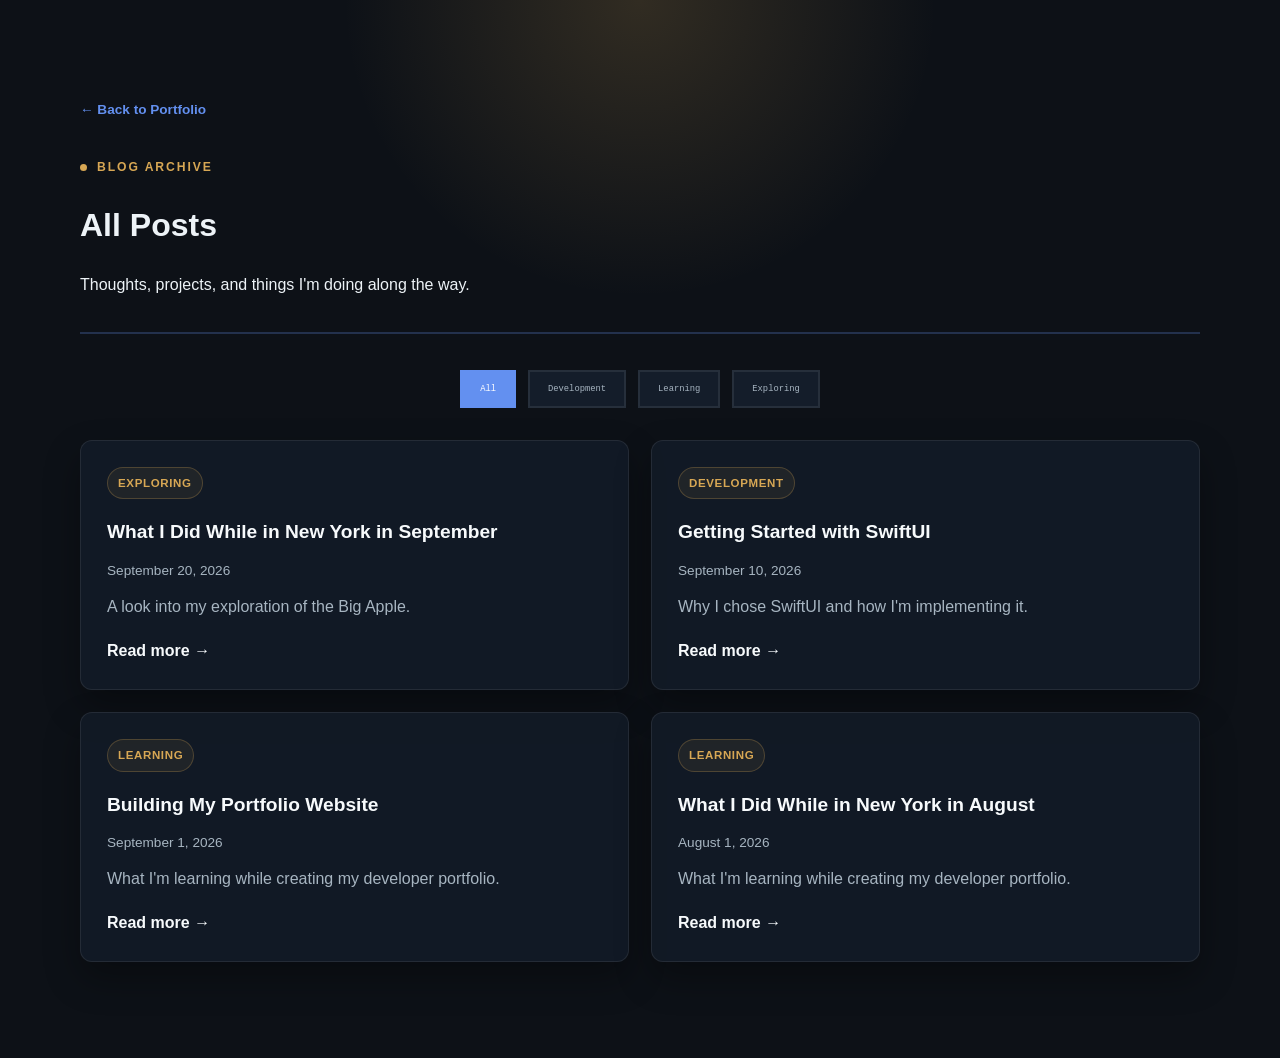
<file: blog/index.html>
<!DOCTYPE html>
<html lang="en">
<head>
    <meta charset="utf-8">
    <meta name="viewport" content="width=device-width, initial-scale=1">

    <title>Blog | Zeke Pulido</title>

    <link rel="stylesheet" href="../css/style.css">
</head>

<body>

    <main class="section">
        <div class="container">

            <a href="../index.html" class="blog-back">
                ← Back to Portfolio
            </a>

            <div class="section-heading">
                <p class="eyebrow">Blog Archive</p>
                <h1>All Posts</h1>
                <p>Thoughts, projects, and things I'm doing along the way.</p>
            </div>

            <div class="blog-filters">
                <button class="blog-filter active" data-category="all">All</button>
                <button class="blog-filter" data-category="Development">Development</button>
                <button class="blog-filter" data-category="Learning">Learning</button>
                <button class="blog-filter" data-category="Exploring">Exploring</button>
            </div>

            <div class="blog-container" id="blog-container">
            </div>

            <div class="blog-container" id="blog-container">
                <!-- All blog posts will be added here -->
            </div>

        </div>
    </main>
    <script type="module" src="../js/blog.js"></script>
</body>
</html>
</file>
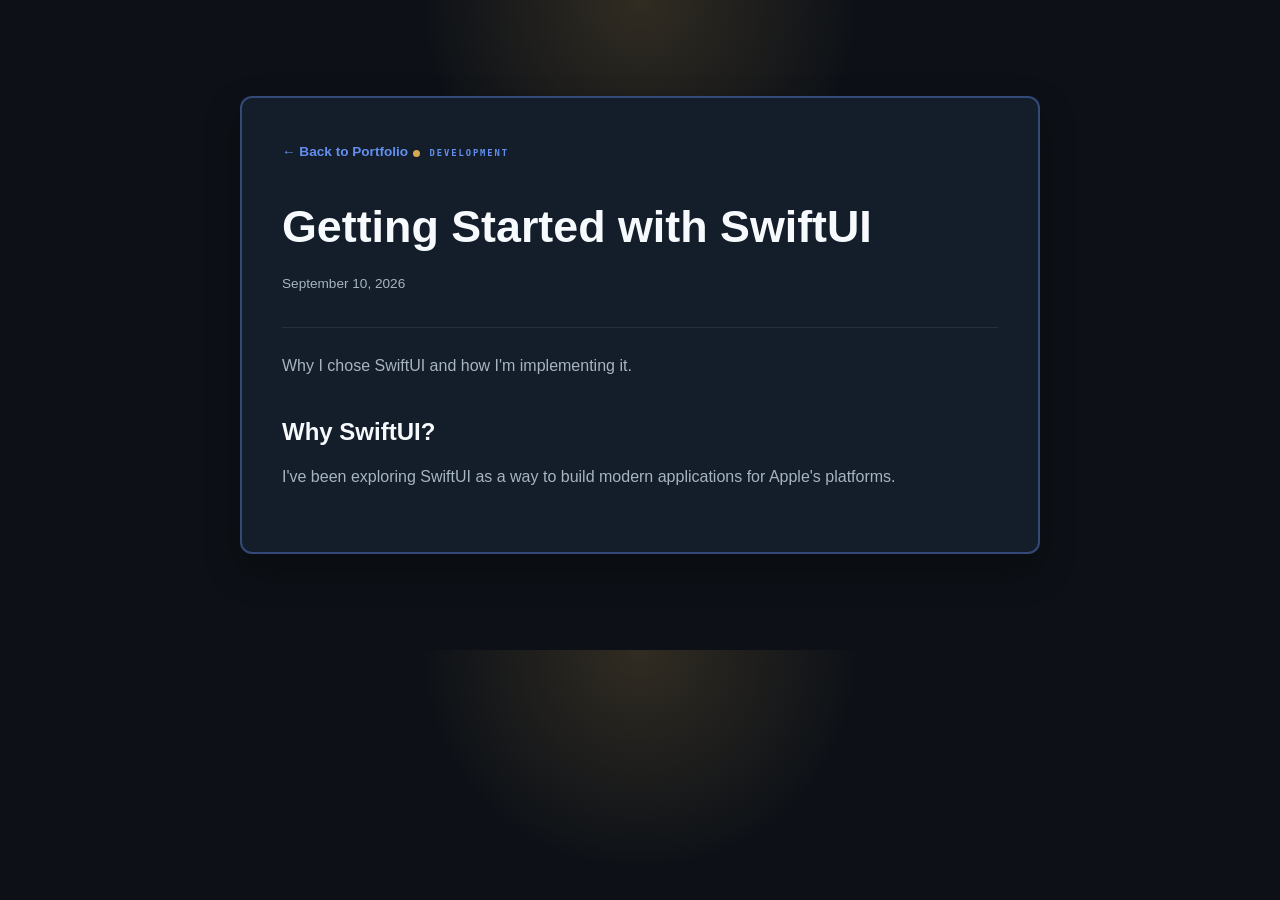
<file: blog/getting-started-with-swiftui.html>
<!DOCTYPE html>
<html lang="en">
<head>
    <meta charset="utf-8">
    <meta name="viewport" content="width=device-width, initial-scale=1">

    <title>Getting Started with SwiftUI | Zeke Pulido</title>

    <link rel="stylesheet" href="../css/style.css">
</head>

<body>
    <main class="section">
    <div class="container">
        <article class="blog-post">

            <a href="../index.html" class="blog-back">
                ← Back to Portfolio
            </a>

            <p class="eyebrow">Development</p>

            <h1>Getting Started with SwiftUI</h1>

            <p class="blog-date">September 10, 2026</p>

            <div class="blog-post-content">
                <p>
                    Why I chose SwiftUI and how I'm implementing it.
                </p>

                <h2>Why SwiftUI?</h2>

                <p>
                    I've been exploring SwiftUI as a way to build modern
                    applications for Apple's platforms.
                </p>
            </div>

        </article>
    </div>
</main>
</body>
</html>
</file>
<file: css/style.css>
:root {
    --bg: #0d1117;
    --bg-alt: #111a22;
    --surface: #141d2a;
    --surface-soft: #1a2431;
    --line: rgba(255, 255, 255, 0.08);
    --text: #edf3f7;
    --text-strong: #f7fafc;
    --muted: #a7b5c1;
    --accent: #d7a754;
    --accent-strong: #bf8f3d;
    --accent-soft: rgba(215, 167, 84, 0.12);
    --shadow: rgba(0, 0, 0, 0.32);
}

* {
    box-sizing: border-box;
}

html {
    scroll-behavior: smooth;
}

body {
    margin: 0;
    background: radial-gradient(circle at top, rgba(215, 167, 84, 0.18), transparent 24%), var(--bg);
    color: var(--text);
    font-family: "Inter", "Segoe UI", sans-serif;
    line-height: 1.6;
}

a {
    color: inherit;
    text-decoration: none;
}

img {
    display: block;
    max-width: 100%;
}

button {
    font: inherit;
}

.container {
    width: min(1120px, calc(100% - 32px));
    margin: 0 auto;
}

.section {
    padding: 96px 0;
}

.site-header {
    position: sticky;
    top: 0;
    z-index: 40;
    backdrop-filter: blur(12px);
    background: rgba(13, 17, 23, 0.8);
    border-bottom: 1px solid var(--line);
    box-shadow: 0 8px 24px rgba(0, 0, 0, 0.14);
}

.nav {
    display: flex;
    align-items: center;
    justify-content: space-between;
    gap: 20px;
    min-height: 76px;
}

.logo {
    position: relative;

    color: var(--accent);
    font-size: 1.05rem;
    letter-spacing: 0.08rem;
    font-weight: 800;
    font-family: "Press Start 2P", sans-serif;

    text-shadow: 0 0 18px rgba(215, 167, 84, 0.18);
}

.logo::before {
    content: "▶";
    margin-right: 8px;

    color: #6390F0;
    font-size: 0.7rem;
}

.nav-links {
    display: flex;
    align-items: center;
    gap: 12px;
    list-style: none;
    margin: 0;
    padding: 0;
}

.nav-links a {
    color: var(--muted);
    padding: 10px 14px;
    border: 1px solid transparent;
    border-radius: 6px;
    transition: 0.2s ease;

    font-family: "Press Start 2P", monospace;
    font-size: 0.55rem;
}

.nav-links a:hover {
    color: var(--text-strong);
    background: rgba(99, 144, 240, 0.1);
    border-color: rgba(99, 144, 240, 0.45);
}

.hero {
    position: relative;
    padding: 72px 0 88px;
    overflow: hidden;
}

.hero::before {
    content: "";
    position: absolute;
    inset: 12% 8% auto auto;
    width: 300px;
    height: 300px;
    background: radial-gradient(circle, rgba(215, 167, 84, 0.14), transparent 60%);
    border-radius: 50%;
}

.hero::after {
    content: "";
    position: absolute;
    inset: auto 0 0 0;
    height: 120px;
    background: linear-gradient(to top, rgba(13, 17, 23, 0.2), transparent);
    border-top: 1px solid var(--line);
}

.eyebrow {
    display: inline-block;
    margin: 0;
    color: var(--accent);
    font-size: 0.76rem;
    font-weight: 700;
    letter-spacing: 0.12rem;
    text-transform: uppercase;
}

.eyebrow::before {
    content: "";
    display: inline-block;
    width: 7px;
    height: 7px;
    margin-right: 10px;
    border-radius: 50%;
    background: var(--accent);
    vertical-align: middle;
}

.section-heading h2,
.page-header h1,
.contact-box h2,
.resume-card h2 {
    font-family: "Press Start 2P", sans-serif;
}

.contact-actions {
    display: flex;
    align-items: center;
    flex-wrap: wrap;
    gap: 12px;
    margin-top: 28px;
}

.button {
    display: inline-flex;
    align-items: center;
    justify-content: center;
    min-height: 48px;
    padding: 0 20px;
    border-radius: 12px;
    border: 1px solid transparent;
    font-weight: 700;
    transition: 0.2s ease;
}

.button.primary {
    background: linear-gradient(135deg, var(--accent), var(--accent-strong));
    color: #101418;
    box-shadow: 0 12px 28px rgba(215, 167, 84, 0.2);
}

.button.primary:hover {
    transform: translateY(-2px);
    box-shadow: 0 16px 32px rgba(215, 167, 84, 0.25);
}

.button.secondary {
    background: transparent;
    border-color: var(--line);
    color: var(--text-strong);
}

.button.secondary:hover {
    border-color: rgba(215, 167, 84, 0.5);
    background: rgba(215, 167, 84, 0.06);
}

.section-heading {
    margin-bottom: 36px;
    padding-bottom: 18px;
    border-bottom: 2px solid rgba(99, 144, 240, 0.25);
}

.section-heading h2 {
    position: relative;
    padding-left: 22px;
}

.section-heading h2::before {
    content: "▶";

    position: absolute;
    left: 0;
    top: 0;

    color: #6390F0;
    font-size: 0.65em;
}

.section-heading.centered {
    text-align: center;
}

.section-heading h2,
.contact-box h2,
.page-header h1 {
    margin: 0;
    color: var(--text-strong);
    font-size: clamp(1.5rem, 2vw, 2.5rem);
    line-height: 1.4;
}

.about-grid,
.resume-layout {
    display: grid;
    grid-template-columns: repeat(2, minmax(0, 1fr));
    gap: 22px;
}

.about-card,
.resume-card,
.blog-card,
.project-card {
    background: rgba(20, 29, 42, 0.78);
    border: 1px solid var(--line);
    border-radius: 12px;
    box-shadow: 0 16px 36px var(--shadow);
}

.about-card {
    padding: 30px;
}

.about-card p {
    margin-top: 0;
    color: var(--muted);
}

.about-card p + p {
    margin-top: 18px;
}

.accent-card {
    border-color: rgba(99, 144, 240, 0.35);
}

.accent-card h3 {
    margin-top: 0;
    color: var(--text-strong);
}

.skill-list {
    list-style: none;
    display: flex;
    flex-wrap: wrap;
    gap: 10px;
    padding: 0;
    margin: 18px 0 0;
}

.skill-list li {
    border: 1px solid rgba(215, 167, 84, 0.3);
    background: var(--accent-soft);
    color: var(--accent);
    border-radius: 999px;
    padding: 8px 12px;
    font-size: 0.8rem;
    font-weight: 600;
}

.project-filters {
    display: flex;
    flex-wrap: wrap;
    justify-content: center;
    gap: 10px;
    margin-bottom: 30px;
}

.filter-button {
    background: transparent;
    color: var(--muted);

    border: 1px solid var(--line);
    border-radius: 6px;

    padding: 9px 14px;

    cursor: pointer;

    font-family: "Press Start 2P", monospace;
    font-size: 0.5rem;

    transition: 0.2s ease;
}

.filter-button:hover,
.filter-button.active {
    background: rgba(99, 144, 240, 0.1);
    border-color: rgba(99, 144, 240, 0.6);
    color: var(--text-strong);
}

.projects-container {
    display: grid;
    grid-template-columns: repeat(3, minmax(0, 1fr));
    gap: 22px;
}

#projects-button {
    display: block;
    width: fit-content;
    margin: 20px auto 0;

    transition: transform 0.2s ease, box-shadow 0.2s ease;
}

#projects-button:hover {
    transform: translateY(-3px);
    box-shadow: 0 8px 20px rgba(99, 144, 240, 0.25);
}

#projects-button:active {
    transform: translateY(1px);
    box-shadow: 0 2px 8px rgba(99, 144, 240, 0.2);
}

#projects-button::before {
    content: "▶";

    margin-right: 8px;

    color: #6390F0;

    opacity: 0;
    transition: opacity 0.2s ease;
}

#projects-button:hover::before {
    opacity: 1;
}

.project-card {
    overflow: hidden;

    border-color: rgba(99, 144, 240, 0.25);

    transition:
        transform 0.2s ease,
        border-color 0.2s ease,
        box-shadow 0.2s ease;
}

.project-card:hover {
    transform: translateY(-4px);

    border-color: #6390F0;

    box-shadow:
        0 20px 40px rgba(0, 0, 0, 0.25),
        0 0 20px rgba(99, 144, 240, 0.08);
}

.project-card.hidden {
    display: none;
}

.project-image {
    width: 100%;
    height: 220px;

    object-fit: contain;

    border-bottom: 2px solid rgba(99, 144, 240, 0.35);

    image-rendering: auto;
}

.project-card:hover .project-image {
    filter: brightness(1.08);
}

.project-content {
    padding: 22px;
}

.project-card h3 {
    margin: 0;
    color: var(--text-strong);
    font-size: 1.2rem;
}

.project-card p {
    margin: 14px 0 0;
    color: var(--muted);
}

.project-tech {
    list-style: none;
    display: flex;
    flex-wrap: wrap;
    gap: 8px;
    padding: 0;
    margin: 18px 0;
}

.project-tech li {
    border-radius: 6px;

    border: 1px solid rgba(99, 144, 240, 0.4);
    background: rgba(99, 144, 240, 0.1);

    color: #6390F0;

    padding: 6px 10px;

    font-size: 0.7rem;
    font-weight: 700;
}

.project-role {
    color: var(--accent) !important;
    font-weight: 700;
}

.project-card a {
    display: inline-block;
    margin-top: 18px;

    color: #6390F0;
    font-weight: 700;

    transition: 0.2s ease;
}

.project-card a:hover {
    color: var(--text-strong);
    transform: translateX(4px);
}

.blog-container {
    display: grid;
    grid-template-columns: repeat(2, minmax(0, 1fr));
    gap: 22px;
}

.blog-card {
    padding: 26px;
}

.meta-tag {
    display: inline-flex;
    margin-bottom: 18px;
    background: rgba(215, 167, 84, 0.08);
    border: 1px solid rgba(215, 167, 84, 0.25);
    border-radius: 999px;
    color: var(--accent);
    padding: 6px 10px;
    font-size: 0.72rem;
    font-weight: 700;
    letter-spacing: 0.04rem;
    text-transform: uppercase;
}

.blog-card h3 {
    margin: 0;
    color: var(--text-strong);
    font-size: 1.2rem;
}

.blog-card p {
    margin: 12px 0 0;
    color: var(--muted);
}

.blog-card a {
    display: inline-block;
    margin-top: 18px;
    color: var(--text-strong);
    font-weight: 700;
    transition: 0.2s ease;
}

.blog-card a:hover {
    color: var(--accent);
    transform: translateX(4px);
}

.contact-section {
    padding-bottom: 110px;
}

.contact-box {
    position: relative;

    background:
        linear-gradient(
            135deg,
            rgba(99, 144, 240, 0.1),
            rgba(255, 255, 255, 0.02)
        );

    border: 2px solid rgba(99, 144, 240, 0.45);
    border-radius: 14px;

    padding: 42px 30px;

    text-align: center;

    box-shadow:
        0 16px 36px rgba(0, 0, 0, 0.25),
        inset 0 0 0 1px rgba(255, 255, 255, 0.04);
}

.contact-box h2 {
    position: relative;
    display: inline-block;
    padding-left: 24px;
}

.contact-box h2::before {
    content: "▶";

    position: absolute;
    left: 0;
    top: 0;

    color: #6390F0;
    font-size: 0.6em;
}

.contact-box p {
    max-width: 660px;
    margin: 16px auto 0;
    color: var(--muted);
}

.page-header {
    padding-top: 64px;
    padding-bottom: 30px;
}

.container.narrow {
    max-width: 760px;
}

.resume-layout {
    grid-template-columns: 1fr;
}

.resume-card {
    padding: 28px;
}

.resume-card h2 {
    margin: 0;
    font-size: 1.1rem;
    color: var(--text-strong);
}

.resume-card p {
    margin: 16px 0 0;
    color: var(--muted);
}

.resume-item {
    display: grid;
    gap: 10px;
}

.resume-item + .resume-item {
    margin-top: 22px;
}

.resume-item h3 {
    margin: 0;
    font-size: 1.1rem;
    color: var(--text-strong);
}

.resume-item ul {
    margin: 0;
    padding-left: 18px;
    color: var(--muted);
}

.resume-item li + li {
    margin-top: 8px;
}

.meta {
    color: var(--accent) !important;
    font-weight: 700;
}

.site-footer {
    border-top: 2px solid rgba(99, 144, 240, 0.25);

    padding: 26px 0 48px;

    color: var(--muted);

    text-align: center;

    font-size: 0.8rem;
}

.site-footer p::before {
    content: "◆";

    margin-right: 8px;

    color: #6390F0;
}

.blog-card.kanto {
    border-top: 4px solid #EE8130;
}

.blog-card.hoenn {
    border-top: 4px solid #6390F0;
}

.blog-card.kanto .meta-tag {
    background: rgba(238, 129, 48, 0.12);
    border-color: rgba(238, 129, 48, 0.4);
    color: #EE8130;
}

.blog-card.hoenn .meta-tag {
    background: rgba(99, 144, 240, 0.12);
    border-color: rgba(99, 144, 240, 0.4);
    color: #6390F0;
}

.trainer-card {
    max-width: 900px;
    margin: 0 auto;
    padding: 24px;
    background: var(--surface);
    border: 2px solid #6390F0;
    border-radius: 14px;
    box-shadow:
        0 12px 32px rgba(0, 0, 0, 0.3),
        inset 0 0 0 1px rgba(255, 255, 255, 0.05);
}

.skill-description {
    margin-top: 16px;
    padding: 14px 16px;

    background: rgba(99, 144, 240, 0.08);

    border: 1px solid rgba(99, 144, 240, 0.35);
    border-radius: 8px;

    color: var(--muted);
    font-size: 0.9rem;
}

.skill-description span {
    color: #6390F0;
}

.skill-description h4 {
    margin: 0 0 8px;
    color: #6390F0;
    font-family: "Press Start 2P", monospace;
    font-size: 0.65rem;
    line-height: 1.6;
    transition: color 0.2s ease;
}

.skill-description p {
    margin: 0;
    color: var(--muted);
    line-height: 1.6;
}

.skill-description.has-selection {
    border-color: rgba(99, 144, 240, 0.6);
    background: rgba(99, 144, 240, 0.12);
}

.trainer-header {
    display: flex;
    justify-content: space-between;
    align-items: center;

    margin-bottom: 24px;
    padding-bottom: 14px;

    border-bottom: 2px solid rgba(99, 144, 240, 0.45);

    font-family: "Press Start 2P", monospace;
    font-size: 0.7rem;

    color: var(--text-strong);
}


.trainer-identity {
    display: flex;
    align-items: center;
    gap: 24px;
}


.trainer-image {
    flex-shrink: 0;

    width: 150px;
    height: 150px;

    padding: 6px;

    background: #6390F0;
    border: 2px solid rgba(255, 255, 255, 0.2);

    box-shadow:
        0 8px 20px rgba(0, 0, 0, 0.3),
        inset 0 0 0 2px rgba(255, 255, 255, 0.12);
}

.trainer-image img {
    width: 100%;
    height: 100%;

    object-fit: contain;
    object-position: center;

    display: block;

    image-rendering: pixelated;
}

.trainer-info {
    min-width: 0;
}

.trainer-info h1 {
    margin: 0;

    color: var(--text-strong);

    font-family: "Press Start 2P", monospace;
    font-size: clamp(1.4rem, 3vw, 2rem);
    line-height: 1.5;
}

.trainer-info h2 {
    margin: 10px 0 0;

    color: var(--muted);

    font-size: 1rem;
    font-weight: 500;
}

.trainer-skills {
    display: flex;
    flex-wrap: wrap;
    gap: 10px;

    margin-top: 24px;
}

.skill-badge {
    padding: 7px 12px;

    border: 1px solid rgba(99, 144, 240, 0.5);
    border-radius: 6px;

    background: rgba(99, 144, 240, 0.12);

    color: #6390F0;

    font-family: "Press Start 2P", monospace;
    font-size: 0.55rem;

    transition: 0.2s ease;
}

.skill-badge:hover {
    background: rgba(99, 144, 240, 0.2);
    border-color: #6390F0;
    transform: translateY(-2px);
}

.skill-badge.selected {
    background: #6390F0;
    color: #0d1117;
    border-color: #6390F0;
    box-shadow: 0 0 14px rgba(99, 144, 240, 0.3);
}

.skill-badge.selected::before {
    content: "▶";
    margin-right: 6px;
}

.trainer-about {
    margin-top: 28px;
}

.trainer-about h3 {
    margin: 0;
    padding-bottom: 12px;

    border-bottom: 2px solid rgba(99, 144, 240, 0.4);

    color: var(--text-strong);

    font-family: "Press Start 2P", monospace;
    font-size: 0.7rem;

    text-transform: uppercase;
}

.trainer-about p {
    margin: 16px 0 0;

    color: var(--muted);
    line-height: 1.7;
}

.blog-post {
    max-width: 800px;
    margin: 0 auto;
    padding: 40px;
    background: var(--surface);
    border: 2px solid rgba(99, 144, 240, 0.4);
    border-radius: 12px;
    box-shadow: 0 16px 36px var(--shadow);
}

.blog-post .eyebrow {
    margin-bottom: 16px;
    color: #6390F0;
    font-family: "Press Start 2P", monospace;
    font-size: 0.55rem;
}

.blog-post h1 {
    margin: 0;
    color: var(--text-strong);
    font-size: clamp(1.8rem, 4vw, 2.8rem);
    line-height: 1.4;
}

.blog-date {
    margin-top: 16px;
    color: var(--muted);
    font-size: 0.85rem;
}

.blog-post-content {
    margin-top: 32px;
    padding-top: 24px;
    border-top: 1px solid var(--line);
}

.blog-post-content h2 {
    margin: 32px 0 12px;
    color: var(--text-strong);
    font-size: 1.5rem;
}

.blog-post-content p {
    margin: 0 0 20px;
    color: var(--muted);
    font-size: 1rem;
    line-height: 1.8;
}

.blog-back {
    display: inline-block;
    margin-bottom: 32px;
    color: #6390F0;
    font-size: 0.85rem;
    font-weight: 700;
    text-decoration: none;
    transition: color 0.2s ease, transform 0.2s ease;
}

.blog-back:hover {
    color: var(--text-strong);
    transform: translateX(-4px);
}

.blog-actions {
    display: flex;
    justify-content: center;
    margin-top: 32px;
}

.blog-date {
    margin-top: 16px;
    color: var(--muted);
    font-size: 0.85rem;
}

.blog-filters {
    display: flex;
    justify-content: center;
    gap: 12px;
    margin: 32px 0;
    flex-wrap: wrap;
}

.blog-filter {
    padding: 10px 18px;
    background: var(--surface);
    border: 2px solid var(--line);
    color: var(--muted);
    font-family: "Press Start 2P", monospace;
    font-size: 0.55rem;
    cursor: pointer;
    transition: all 0.2s ease;
}

.blog-filter:hover {
    border-color: #6390F0;
    color: #6390F0;
}

.blog-filter.active {
    background: #6390F0;
    border-color: #6390F0;
    color: #ffffff;
}

@media (max-width: 900px) {
    .about-grid,
    .projects-container,
    .blog-container {
        grid-template-columns: 1fr;
    }

    .trainer-card {
        padding: 20px;
    }

    .trainer-header {
        flex-direction: column;
        align-items: flex-start;
        gap: 8px;
    }

    .trainer-identity {
        flex-direction: column;
        align-items: center;
        text-align: center;
    }

    .trainer-info {
        width: 100%;
    }
}

@media (max-width: 700px) {
    .nav {
        flex-direction: column;
        justify-content: center;
        padding: 18px 0;
    }

    .nav-links {
        flex-wrap: wrap;
        justify-content: center;
    }

    .nav-links a {
        padding: 8px 10px;
    }

    .section {
        padding: 72px 0;
    }

    .hero {
        padding-top: 48px;
        padding-bottom: 64px;
    }

    .button {
        width: 100%;
    }

    .contact-actions {
        flex-direction: column;
        align-items: stretch;
    }

    .about-card,
    .resume-card,
    .blog-card,
    .contact-box {
        padding-left: 20px;
        padding-right: 20px;
    }

    .project-filters {
        gap: 8px;
    }

    .filter-button {
        flex: 1 1 calc(50% - 8px);
        min-width: 0;
    }

    .trainer-card {
        padding: 18px 16px;
    }

    .trainer-header {
        font-size: 0.6rem;
    }

    .trainer-image {
        width: 130px;
        height: 130px;
    }

    .trainer-info h1 {
        font-size: clamp(1.1rem, 7vw, 1.8rem);
    }

    .trainer-skills {
        justify-content: center;
    }

    .skill-badge {
        font-size: 0.5rem;
    }

    .blog-card,
    .project-content,
    .about-card {
        padding-left: 18px;
        padding-right: 18px;
    }

    .blog-post {
        padding: 24px 20px;
    }

    .blog-post .eyebrow {
        font-size: 0.45rem;
    }

    .blog-post h1 {
        font-size: 1.7rem;
    }

    .blog-post-content h2 {
        font-size: 1.25rem;
    }
}

@media (max-width: 480px) {
    .container {
        width: min(100% - 20px, 1120px);
    }

    .nav-links {
        width: 100%;
    }

    .nav-links li {
        flex: 1 1 50%;
        text-align: center;
    }

    .section-heading h2,
    .contact-box h2,
    .page-header h1 {
        font-size: clamp(1.2rem, 6vw, 1.8rem);
    }
}
</file>
